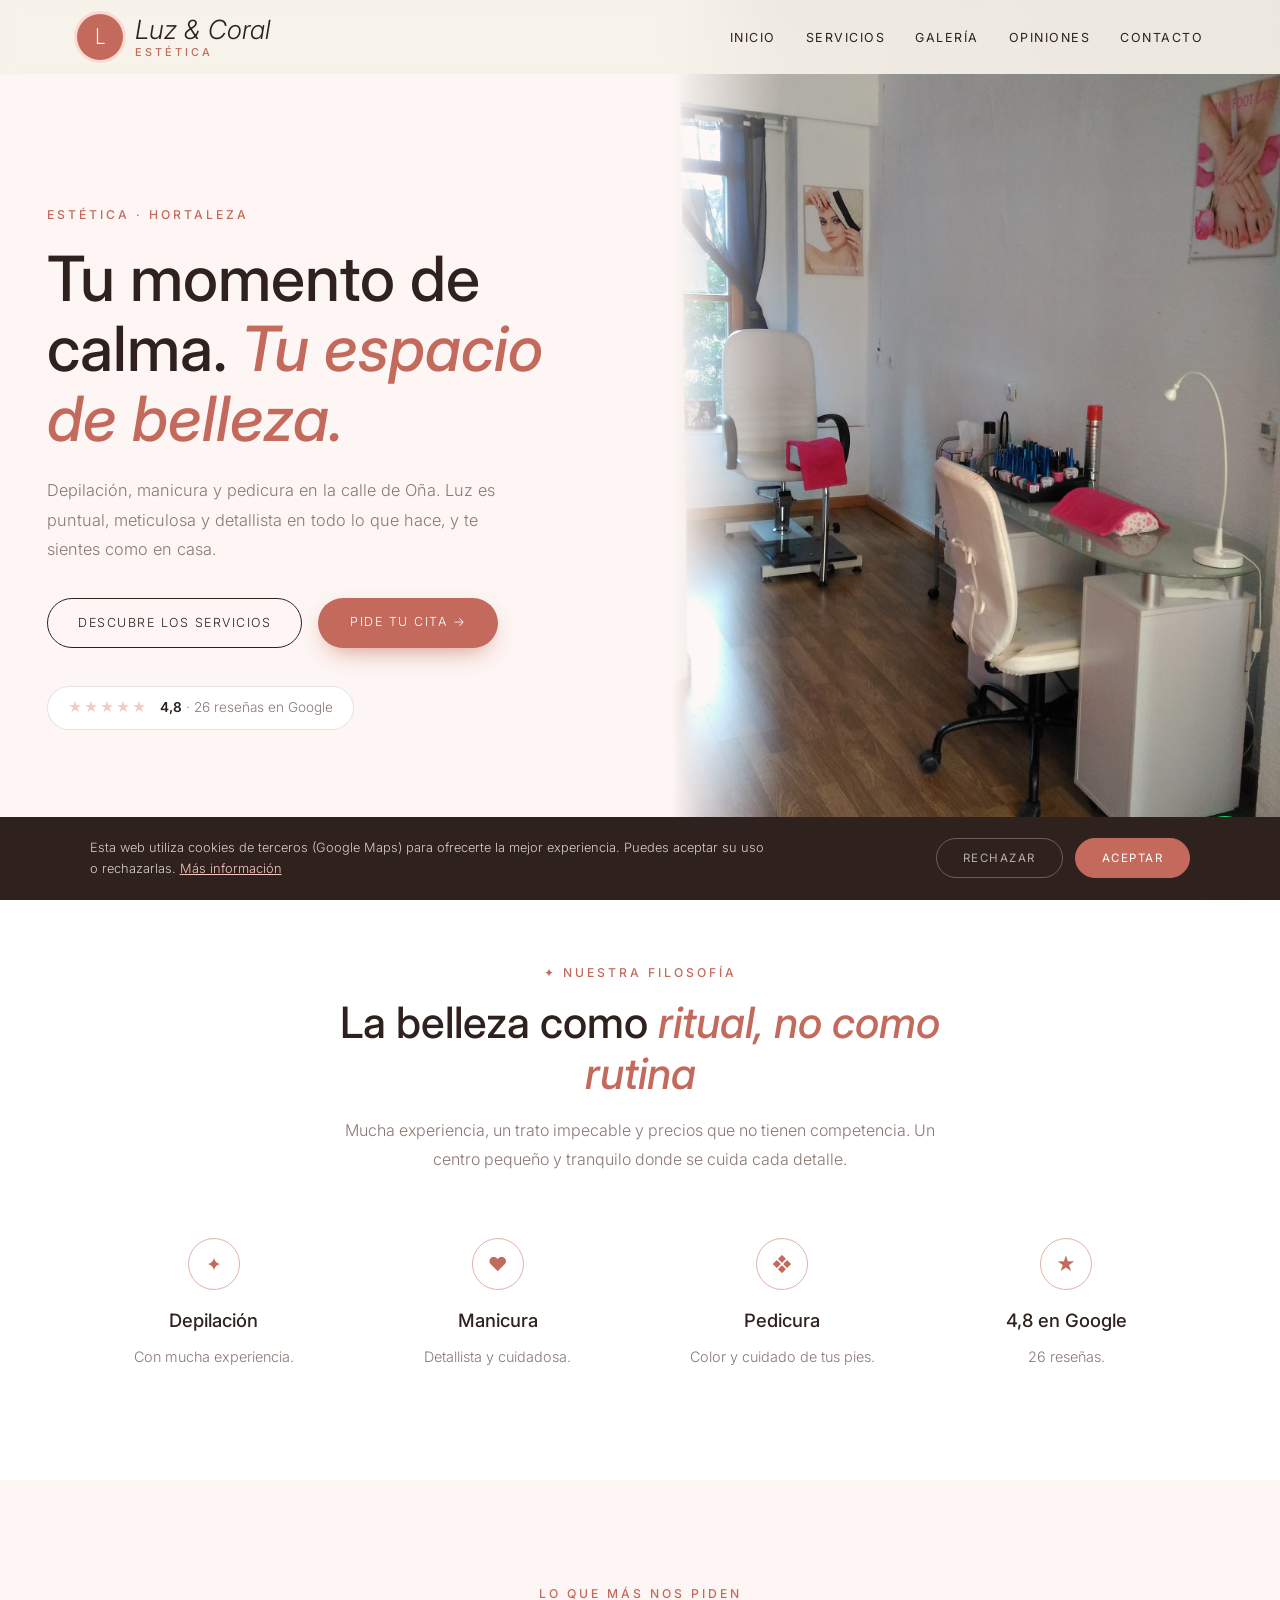
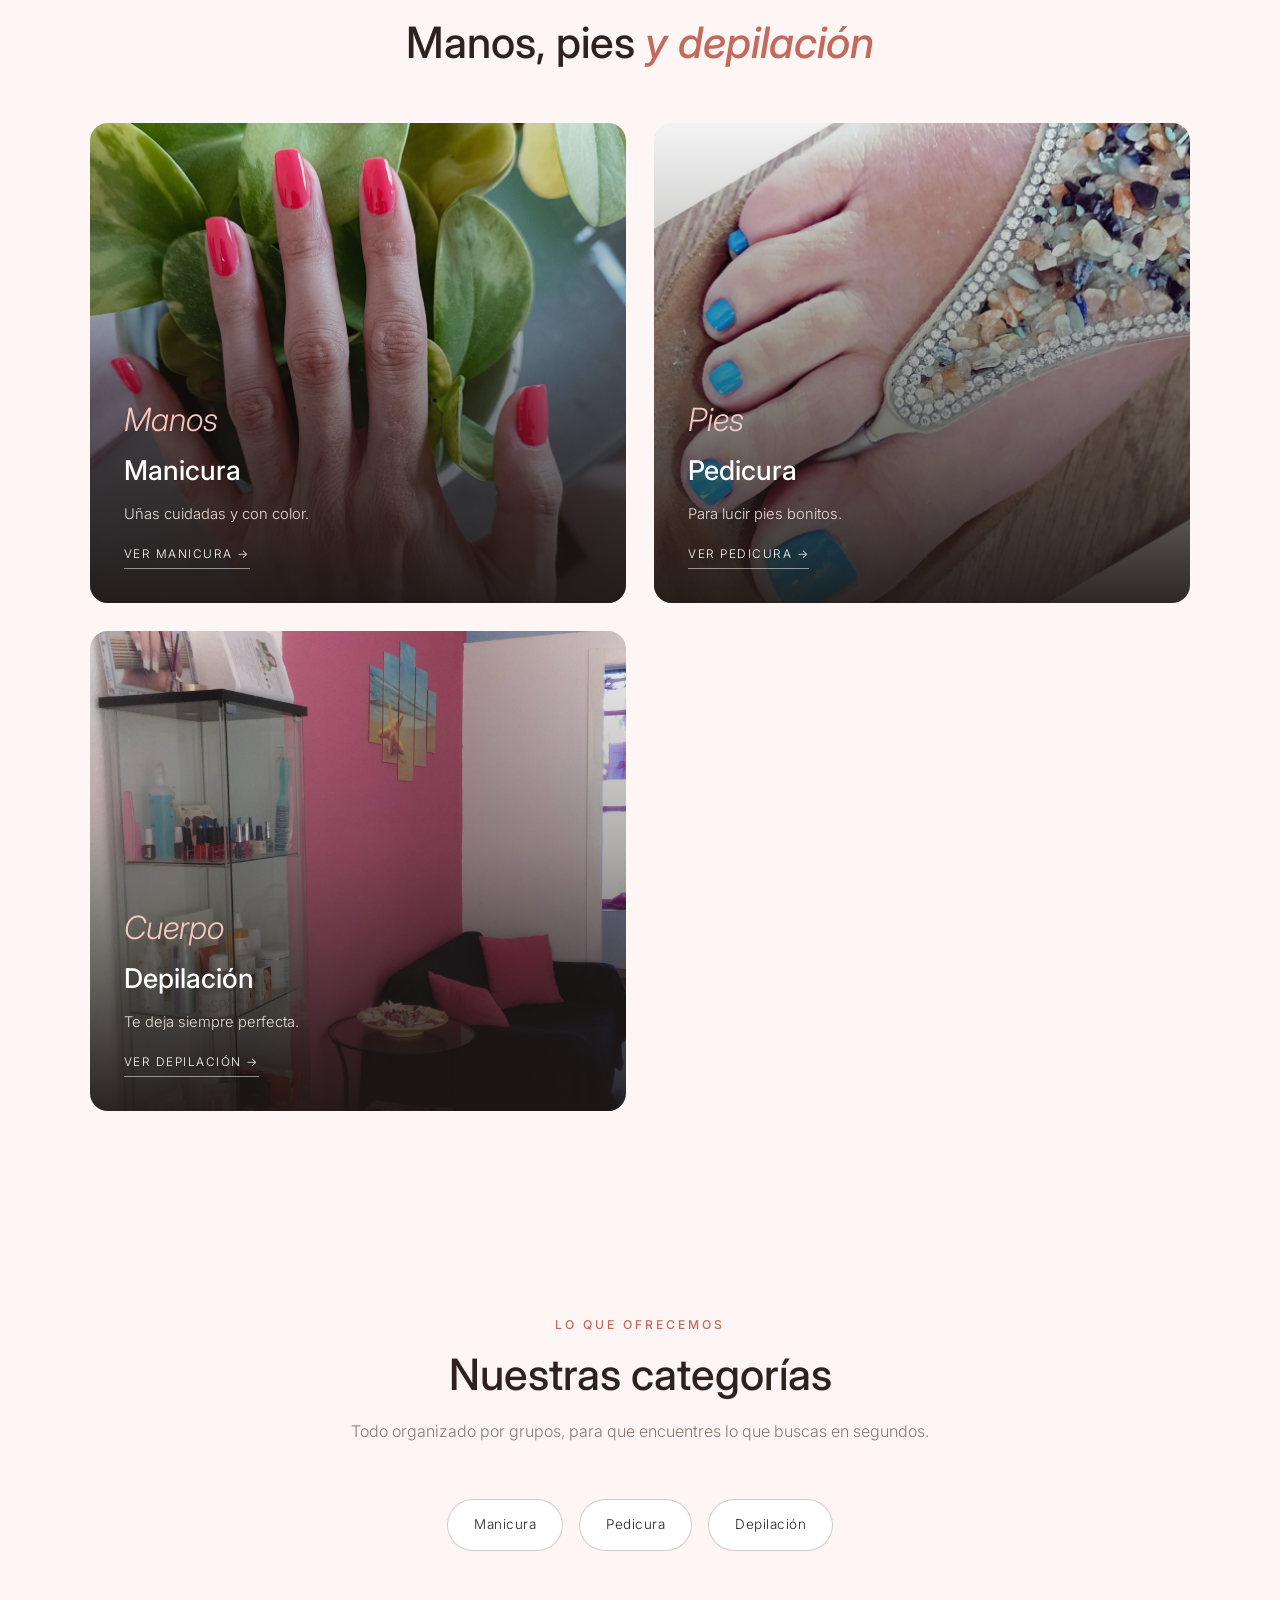
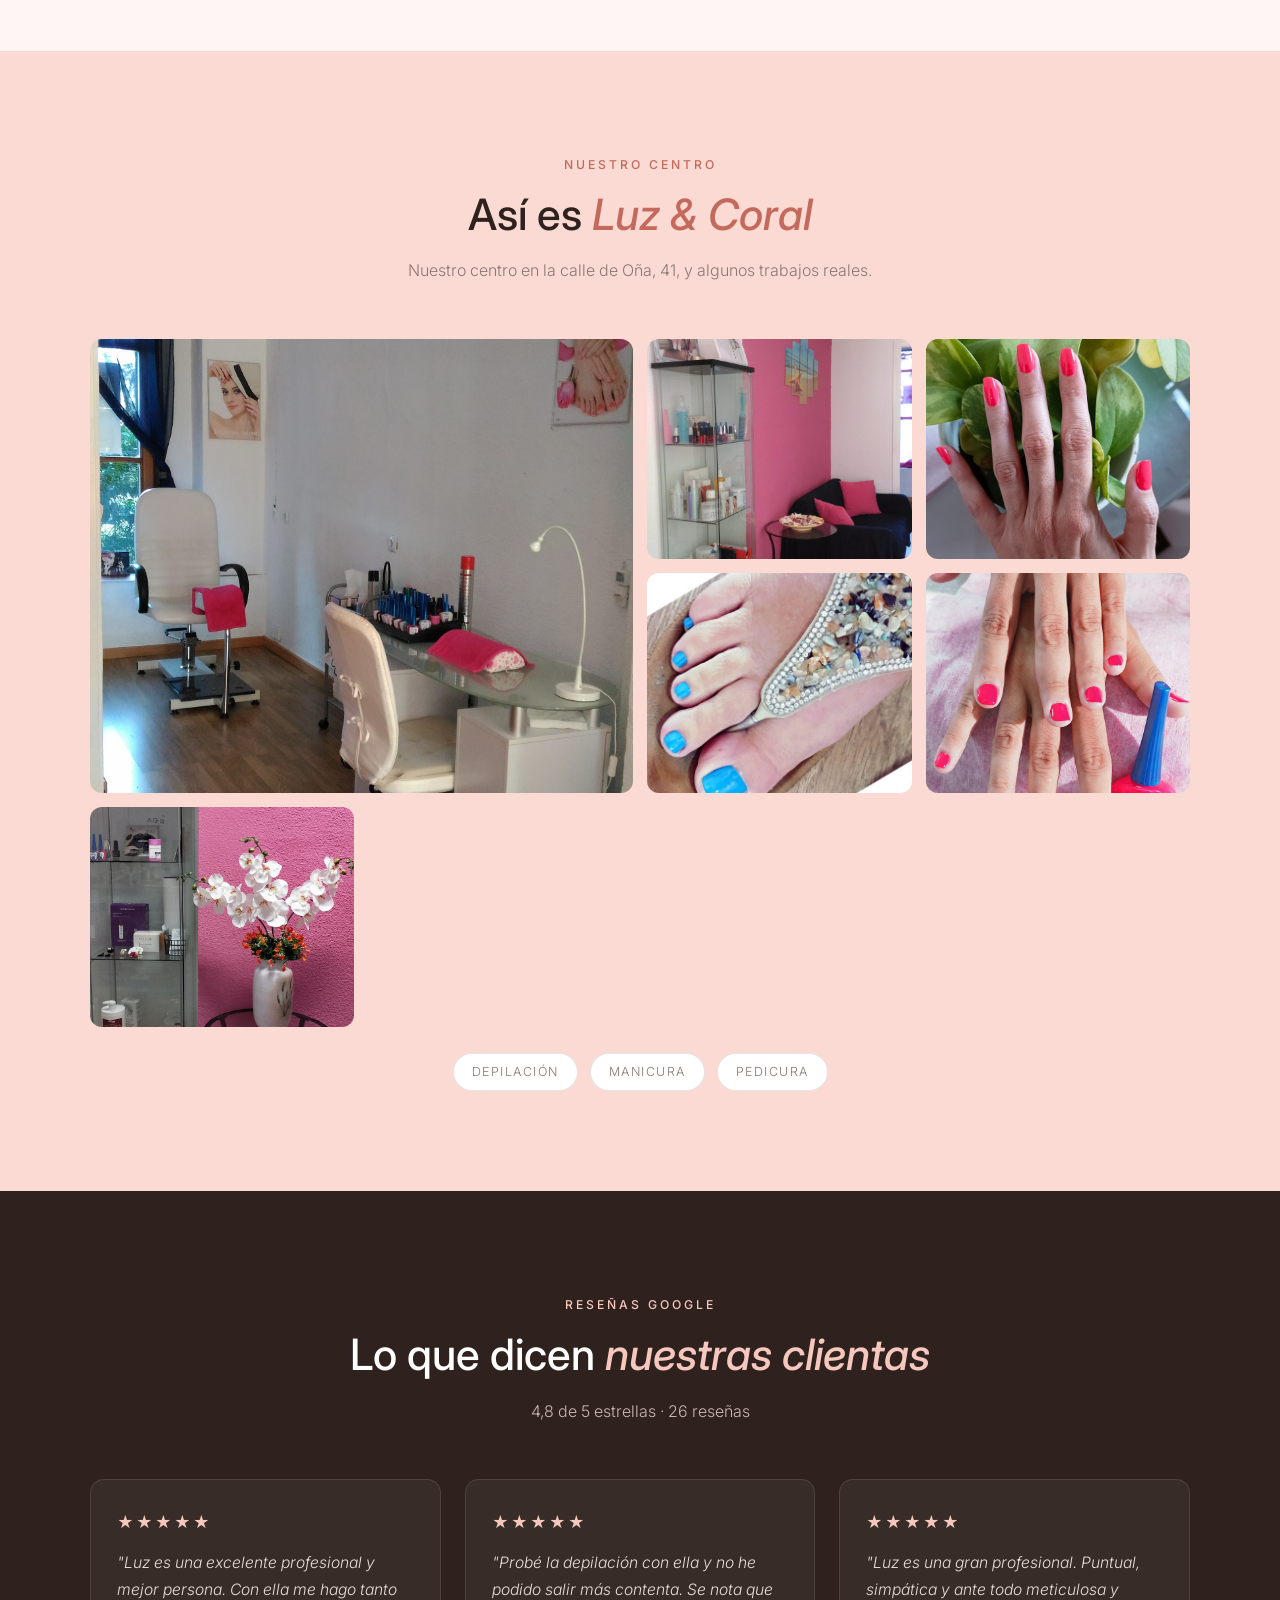
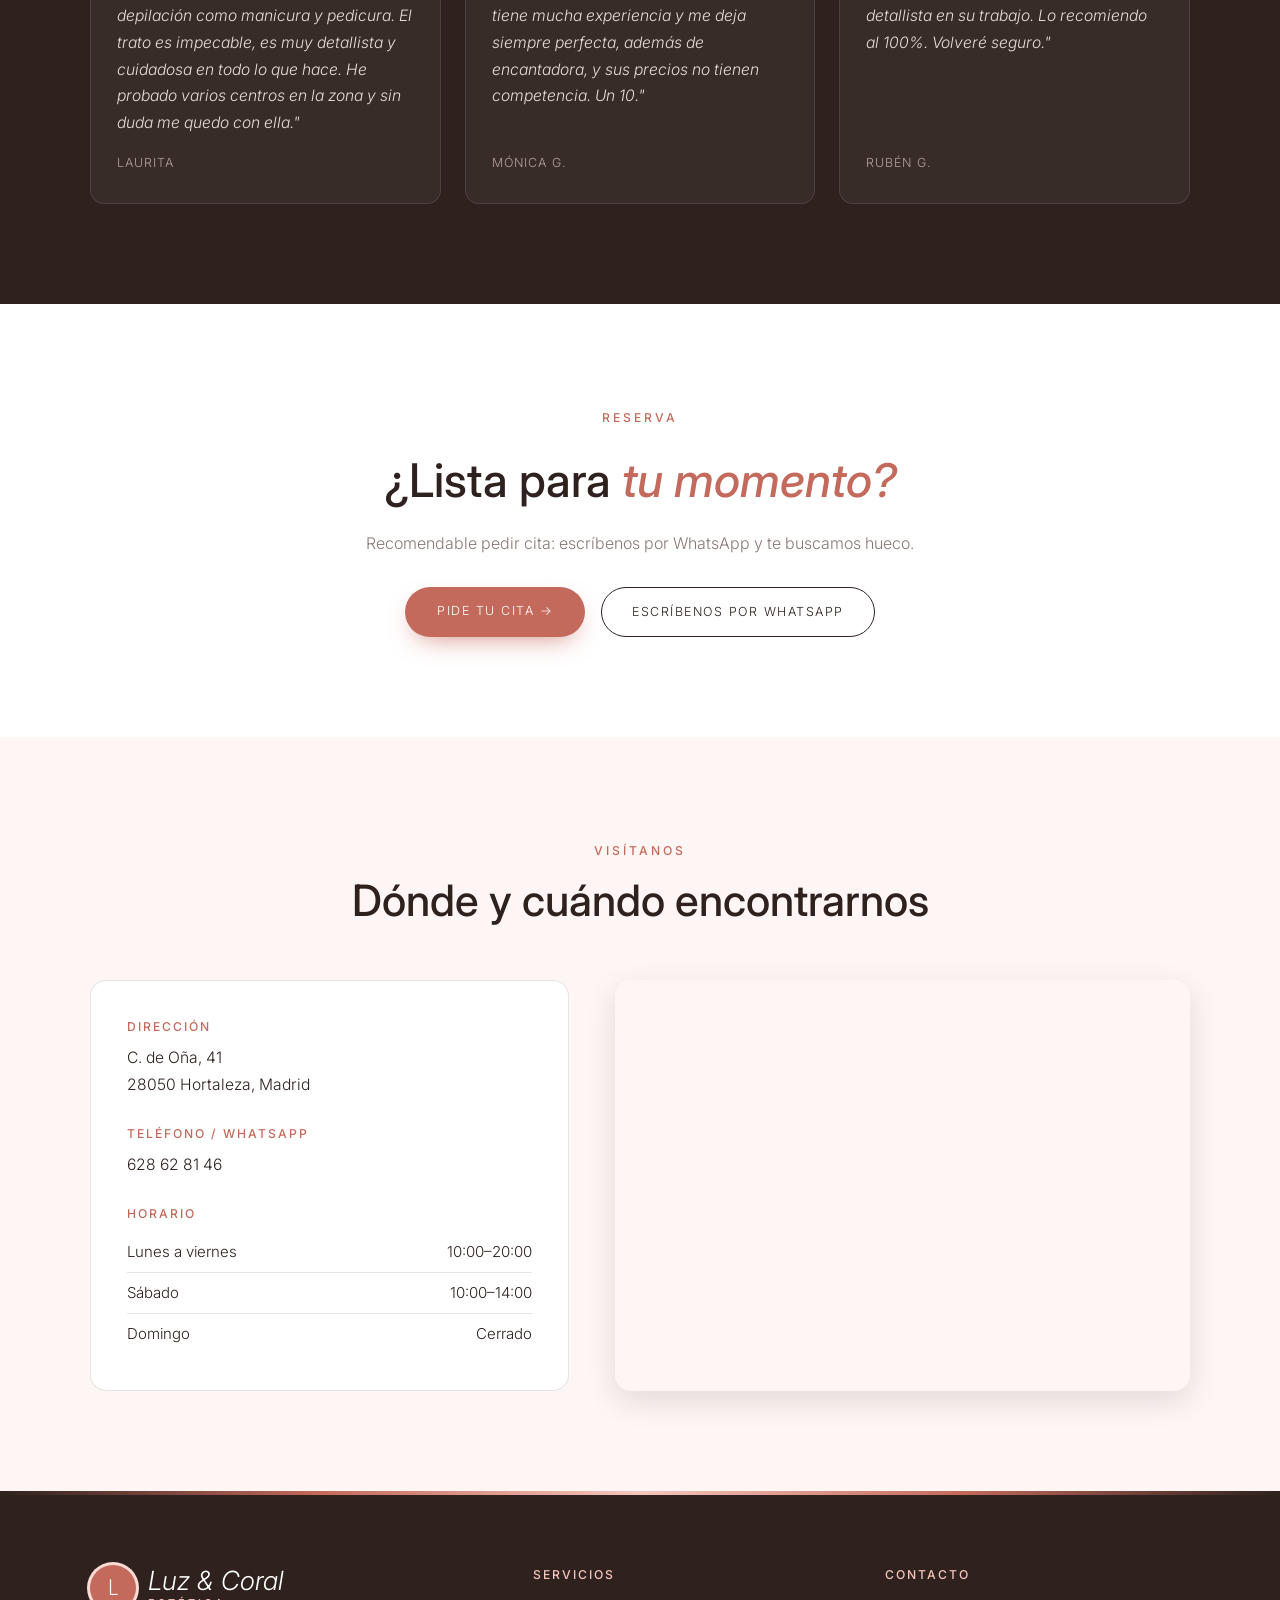
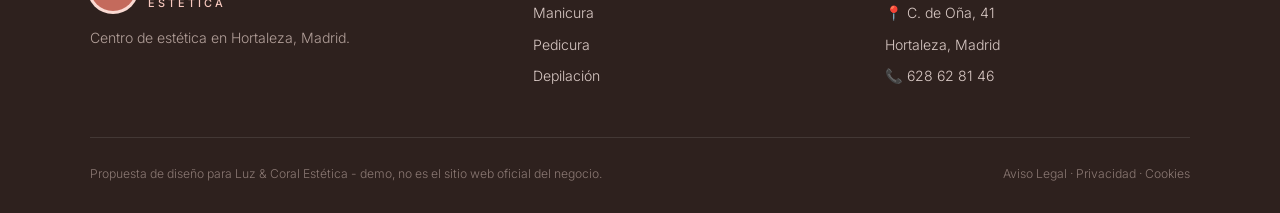
<file: index.html>
<!DOCTYPE html>
<html lang="es">
<head>
<meta charset="UTF-8">
<meta name="viewport" content="width=device-width, initial-scale=1.0">
<title>Luz & Coral Estética — Depilación, manicura y pedicura en Hortaleza</title>
<meta name="description" content="Luz & Coral Estética, centro de estética en C. de Oña 41, Hortaleza (Madrid). Depilación, manicura y pedicura con Luz, detallista y cuidadosa, a muy buen precio. 4,8★ con 26 reseñas en Google.">
<meta name="theme-color" content="#2e211e">
<meta property="og:title" content="Luz & Coral Estética · Hortaleza">
<meta property="og:image" content="maps_08.jpg">

<link rel="preconnect" href="https://fonts.googleapis.com"><link rel="preconnect" href="https://fonts.gstatic.com" crossorigin><link href="https://fonts.googleapis.com/css2?family=Jost:wght@400;500&family=Inter:wght@300;400;500;600&display=swap" rel="stylesheet">
<link rel="stylesheet" href="styles.css">
</head>
<body>

<header id="header">
  <a href="index.html" class="logo" aria-label="Luz & Coral Estética, inicio"><span class="logo-mark">L</span><span class="logo-text"><span class="script">Luz &amp; Coral</span><small>estética</small></span></a>
  <nav id="nav" aria-label="Navegación principal"><ul><li><a href="index.html#inicio">Inicio</a></li><li><a href="servicios.html">Servicios</a></li><li><a href="index.html#galeria">Galería</a></li><li><a href="index.html#opiniones">Opiniones</a></li><li><a href="index.html#contacto">Contacto</a></li></ul></nav><button class="nav-toggle" id="navToggle" aria-label="Abrir menú">☰</button>
</header>

<section class="hero" id="inicio">
  <div class="hero-text">
    <span class="eyebrow">Estética · Hortaleza</span>
    <h1>Tu momento de calma. <em>Tu espacio de belleza.</em></h1>
    <p>Depilación, manicura y pedicura en la calle de Oña. Luz es puntual, meticulosa y detallista en todo lo que hace, y te sientes como en casa.</p>
    <div class="hero-ctas">
      <a href="servicios.html" class="btn-outline">Descubre los servicios</a>
      <a href="https://wa.me/34628628146?text=Hola%2C%20quiero%20pedir%20cita%20en%20Luz%20%26%20Coral%20Est%C3%A9tica" class="btn-solid" target="_blank" rel="noopener">Pide tu cita →</a>
    </div>
    <a class="hero-rating" href="https://www.google.com/maps/search/?api=1&query=Luz+%26+Coral+Est%C3%A9tica,+Calle+de+O%C3%B1a+41,+Madrid" target="_blank" rel="noopener"><span class="stars">★★★★★</span><span><strong>4,8</strong> · 26 reseñas en Google</span></a>
  </div>
  <div class="hero-img"><img src="maps_08.jpg" alt="Cabina de Luz & Coral Estética en Hortaleza" style="object-position:center 55%;"></div>
</section>

<section class="trust">
  <div class="section-head">
    <span class="eyebrow">✦ Nuestra filosofía</span>
    <h2>La belleza como <em>ritual, no como rutina</em></h2>
    <p>Mucha experiencia, un trato impecable y precios que no tienen competencia. Un centro pequeño y tranquilo donde se cuida cada detalle.</p>
  </div>
  <div class="trust-grid">
    <div class="trust-card"><span class="trust-ic">✦</span><h3>Depilación</h3><p>Con mucha experiencia.</p></div>
    <div class="trust-card"><span class="trust-ic">♥</span><h3>Manicura</h3><p>Detallista y cuidadosa.</p></div>
    <div class="trust-card"><span class="trust-ic">❖</span><h3>Pedicura</h3><p>Color y cuidado de tus pies.</p></div>
    <div class="trust-card"><span class="trust-ic">★</span><h3>4,8 en Google</h3><p>26 reseñas.</p></div>
  </div>
</section>

<section class="worlds">
  <div class="section-head">
    <span class="eyebrow">Lo que más nos piden</span>
    <h2>Manos, pies <em>y depilación</em></h2>
  </div>
  <div class="worlds-grid">
    <a href="servicios.html#unas" class="world-card"><img src="maps_04.jpg" alt="Manicura"><div class="world-text"><span class="script">Manos</span><h3>Manicura</h3><p>Uñas cuidadas y con color.</p><span class="world-link">Ver manicura →</span></div></a>
    <a href="servicios.html#pies" class="world-card"><img src="maps_02.jpg" alt="Pedicura"><div class="world-text"><span class="script">Pies</span><h3>Pedicura</h3><p>Para lucir pies bonitos.</p><span class="world-link">Ver pedicura →</span></div></a>
    <a href="servicios.html#depilacion" class="world-card"><img src="maps_05.jpg" alt="Depilación"><div class="world-text"><span class="script">Cuerpo</span><h3>Depilación</h3><p>Te deja siempre perfecta.</p><span class="world-link">Ver depilación →</span></div></a>
  </div>
</section>

<section>
  <div class="section-head">
    <span class="eyebrow">Lo que ofrecemos</span>
    <h2>Nuestras categorías</h2>
    <p>Todo organizado por grupos, para que encuentres lo que buscas en segundos.</p>
  </div>
  <div class="cat-pills">
    <a href="servicios.html#unas" class="cat-pill">Manicura</a>
    <a href="servicios.html#pies" class="cat-pill">Pedicura</a>
    <a href="servicios.html#depilacion" class="cat-pill">Depilación</a>
  </div>
</section>

<section class="gallery-wrap" id="galeria">
  <div class="section-head">
    <span class="eyebrow">Nuestro centro</span>
    <h2>Así es <em>Luz &amp; Coral</em></h2>
    <p>Nuestro centro en la calle de Oña, 41, y algunos trabajos reales.</p>
  </div>
  <div class="gallery">
    <figure class="big"><img src="maps_08.jpg" alt="Cabina de manicura de Luz & Coral Estética" loading="lazy"></figure>
    <figure><img src="maps_05.jpg" alt="Zona de espera" loading="lazy"></figure>
    <figure><img src="maps_04.jpg" alt="Manicura en coral" loading="lazy"></figure>
    <figure><img src="maps_02.jpg" alt="Pedicura en azul" loading="lazy"></figure>
    <figure><img src="maps_06.jpg" alt="Manicura en rosa" loading="lazy"></figure>
    <figure><img src="maps_10.jpg" alt="Rincón de nuestro centro" loading="lazy"></figure>
  </div>
  <div class="brands"><span>Depilación</span><span>Manicura</span><span>Pedicura</span></div>
</section>

<section class="reviews-wrap" id="opiniones">
  <div class="section-head">
    <span class="eyebrow">Reseñas Google</span>
    <h2>Lo que dicen <em>nuestras clientas</em></h2>
    <p>4,8 de 5 estrellas · 26 reseñas</p>
  </div>
  <div class="review-grid">
    <div class="review-card"><div class="stars">★★★★★</div><p>"Luz es una excelente profesional y mejor persona. Con ella me hago tanto depilación como manicura y pedicura. El trato es impecable, es muy detallista y cuidadosa en todo lo que hace. He probado varios centros en la zona y sin duda me quedo con ella."</p><cite>Laurita</cite></div>
    <div class="review-card"><div class="stars">★★★★★</div><p>"Probé la depilación con ella y no he podido salir más contenta. Se nota que tiene mucha experiencia y me deja siempre perfecta, además de encantadora, y sus precios no tienen competencia. Un 10."</p><cite>Mónica G.</cite></div>
    <div class="review-card"><div class="stars">★★★★★</div><p>"Luz es una gran profesional. Puntual, simpática y ante todo meticulosa y detallista en su trabajo. Lo recomiendo al 100%. Volveré seguro."</p><cite>Rubén G.</cite></div>
  </div>
</section>

<section class="cta-section">
  <span class="eyebrow">Reserva</span>
  <h2>¿Lista para <em>tu momento?</em></h2>
  <p>Recomendable pedir cita: escríbenos por WhatsApp y te buscamos hueco.</p>
  <div class="cta-row">
    <a href="https://wa.me/34628628146?text=Hola%2C%20quiero%20pedir%20cita%20en%20Luz%20%26%20Coral%20Est%C3%A9tica" class="btn-solid" target="_blank" rel="noopener">Pide tu cita →</a>
    <a href="https://wa.me/34628628146?text=Hola%2C%20quiero%20pedir%20cita%20en%20Luz%20%26%20Coral%20Est%C3%A9tica" class="btn-outline" target="_blank" rel="noopener">Escríbenos por WhatsApp</a>
  </div>
</section>

<section class="contact-section" id="contacto">
  <div class="section-head">
    <span class="eyebrow">Visítanos</span>
    <h2>Dónde y cuándo encontrarnos</h2>
  </div>
  <div class="contact-grid">
    <div class="contact-info">
      <div class="contact-block"><h3>Dirección</h3><p>C. de Oña, 41<br>28050 Hortaleza, Madrid</p></div>
      <div class="contact-block"><h3>Teléfono / WhatsApp</h3><p><a href="tel:+34628628146">628 62 81 46</a></p></div>
      <div class="contact-block"><h3>Horario</h3><ul class="hours-list"><li><span>Lunes a viernes</span><span>10:00–20:00</span></li><li><span>Sábado</span><span>10:00–14:00</span></li><li><span>Domingo</span><span>Cerrado</span></li></ul></div>
      
    </div>
    <div class="contact-map">
      <iframe title="Mapa de Luz & Coral Estética" src="https://www.google.com/maps?q=Luz+%26+Coral+Est%C3%A9tica,+Calle+de+O%C3%B1a+41,+Madrid&output=embed" width="100%" height="100%" style="border:0;" allowfullscreen="" loading="lazy" referrerpolicy="no-referrer-when-downgrade"></iframe>
    </div>
  </div>
</section>

<footer>
  <div class="footer-grid">
    <div class="footer-brand">
      <a href="index.html" class="logo light"><span class="logo-mark">L</span><span class="logo-text"><span class="script">Luz &amp; Coral</span><small>estética</small></span></a>
      <p>Centro de estética en Hortaleza, Madrid.</p>
    </div>
    <div><h4>Servicios</h4><ul><li><a href="servicios.html#unas">Manicura</a></li><li><a href="servicios.html#pies">Pedicura</a></li><li><a href="servicios.html#depilacion">Depilación</a></li></ul></div>
    <div><h4>Contacto</h4><ul><li>📍 C. de Oña, 41</li><li>Hortaleza, Madrid</li><li>📞 <a href="tel:+34628628146">628 62 81 46</a></li></ul></div>
  </div>
  <div class="footer-bottom">
    <span>Propuesta de diseño para Luz & Coral Estética - demo, no es el sitio web oficial del negocio.</span>
    <span><a href="aviso-legal.html">Aviso Legal</a> &middot; <a href="politica-privacidad.html">Privacidad</a> &middot; <a href="politica-cookies.html">Cookies</a></span>
  </div>
</footer>

<div id="cookie-banner" class="cookie-banner"><p>Esta web utiliza cookies de terceros (Google Maps) para ofrecerte la mejor experiencia. Puedes aceptar su uso o rechazarlas. <a href="politica-cookies.html">Más información</a></p><div class="cookie-actions"><button onclick="setCookieChoice('rejected')" class="ck-reject">Rechazar</button><button onclick="setCookieChoice('accepted')" class="ck-accept">Aceptar</button></div></div>
<div class="social-fabs"><a class="wa-fab" href="https://wa.me/34628628146?text=Hola%2C%20quiero%20pedir%20cita%20en%20Luz%20%26%20Coral%20Est%C3%A9tica" target="_blank" rel="noopener" aria-label="Escribir por WhatsApp"><svg width="28" height="28" viewBox="0 0 24 24" fill="white"><path d="M17.5 14.4c-.3-.1-1.8-.9-2-1s-.5-.1-.7.1-.8 1-.9 1.2-.3.2-.6.1a8.2 8.2 0 0 1-2.4-1.5 9 9 0 0 1-1.7-2.1c-.2-.3 0-.5.1-.6l.4-.5.3-.5v-.5l-.9-2.2c-.2-.6-.5-.5-.7-.5h-.6a1.1 1.1 0 0 0-.8.4 3.4 3.4 0 0 0-1 2.5 5.9 5.9 0 0 0 1.2 3.1 13.5 13.5 0 0 0 5.2 4.6c2.6 1 2.6.7 3.1.6a2.6 2.6 0 0 0 1.7-1.2 2.1 2.1 0 0 0 .2-1.2c-.1-.1-.3-.2-.6-.3ZM12 21.8a9.8 9.8 0 0 1-5-1.4l-.4-.2-3.7 1 1-3.6-.2-.4A9.8 9.8 0 1 1 12 21.8Zm8.4-18.3A11.8 11.8 0 0 0 1.8 17.7L.2 23.8l6.3-1.6a11.8 11.8 0 0 0 5.6 1.4A11.8 11.8 0 0 0 20.4 3.5Z"/></svg></a></div>
<script src="main.js"></script>
</body>
</html>
</file>
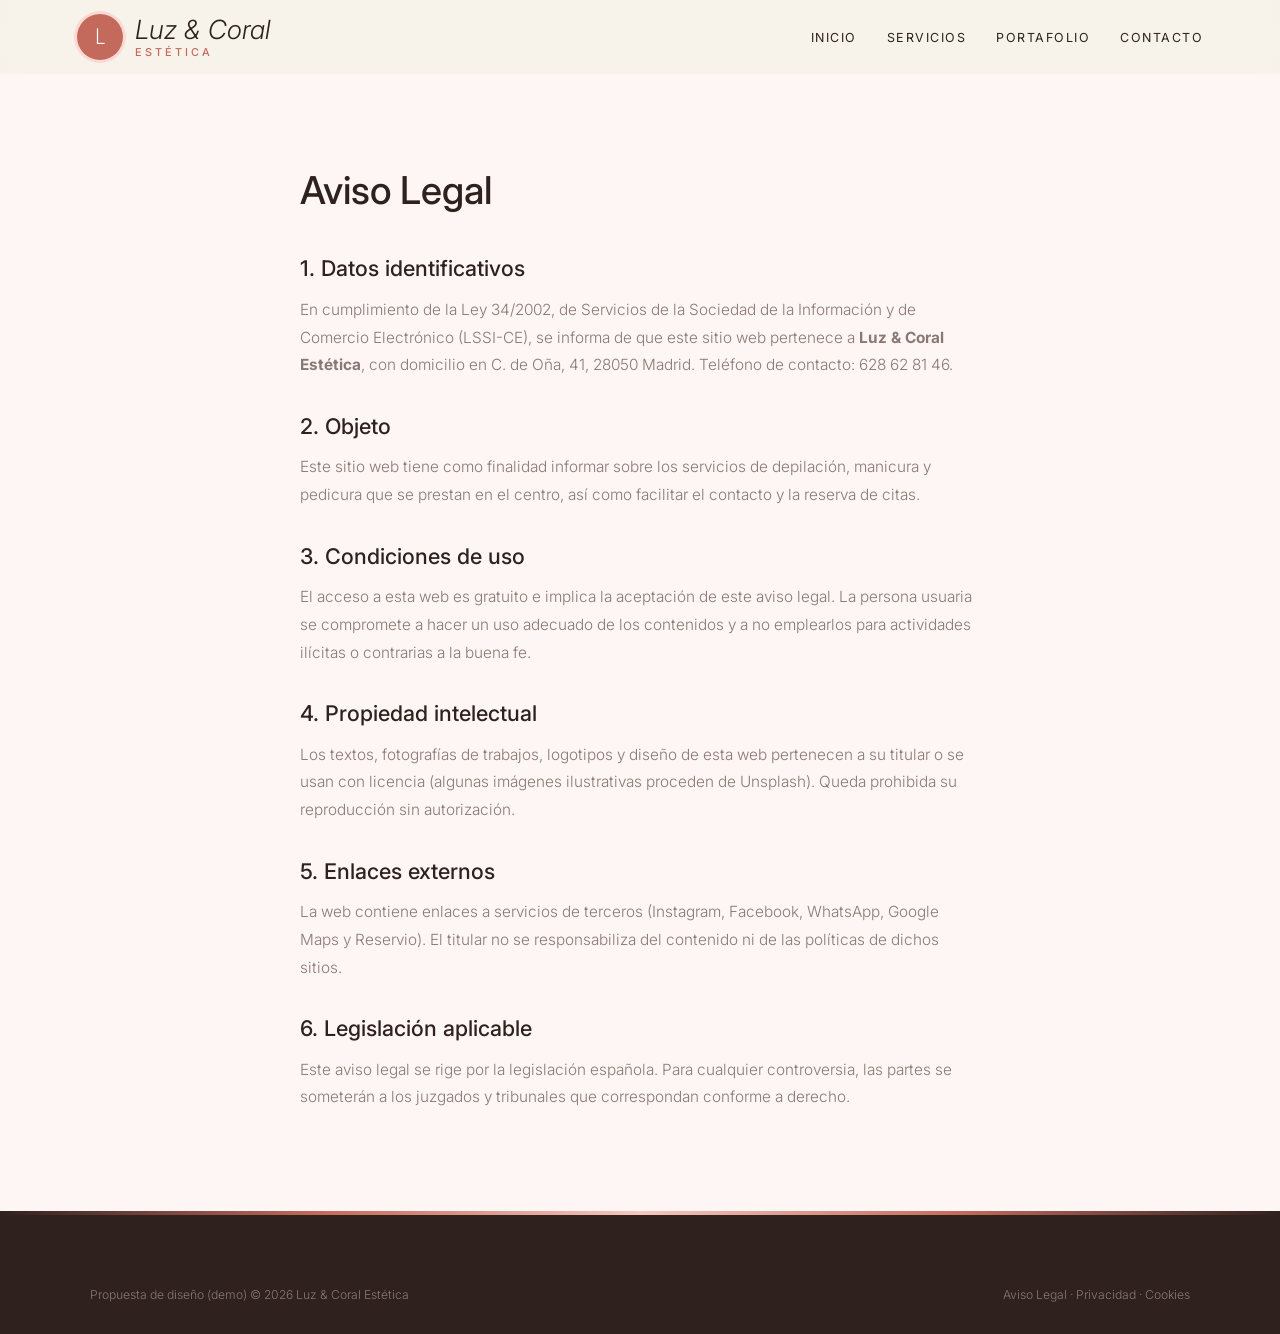
<file: aviso-legal.html>
<!DOCTYPE html>
<html lang="es">
<head>
<meta charset="UTF-8">
<meta name="viewport" content="width=device-width, initial-scale=1.0">
<title>Aviso Legal — Luz & Coral Estética</title>
<meta name="robots" content="noindex">

<link rel="preconnect" href="https://fonts.googleapis.com">
<link href="https://fonts.googleapis.com/css2?family=Jost:wght@400;500&family=Inter:wght@300;400;500;600&display=swap" rel="stylesheet">
<link rel="stylesheet" href="styles.css">
</head>
<body>
<header id="header" class="scrolled">
  <a href="index.html" class="logo" aria-label="Luz & Coral Estética, inicio">
    <span class="logo-mark">L</span>
    <span class="logo-text"><span class="script">Luz &amp; Coral</span><small>estética</small></span>
  </a>
  <nav id="nav" aria-label="Navegación principal">
    <ul>
      <li><a href="index.html#inicio">Inicio</a></li>
      <li><a href="servicios.html">Servicios</a></li>
      <li><a href="portafolio.html">Portafolio</a></li>
      <li><a href="index.html#contacto">Contacto</a></li>
    </ul>
  </nav>
  <button class="nav-toggle" id="navToggle" aria-label="Abrir menú">☰</button>
</header>
<main class="legal"><h1>Aviso Legal</h1>
<h2>1. Datos identificativos</h2>
<p>En cumplimiento de la Ley 34/2002, de Servicios de la Sociedad de la Información y de Comercio Electrónico (LSSI-CE), se informa de que este sitio web pertenece a <strong>Luz & Coral Estética</strong>, con domicilio en C. de Oña, 41, 28050 Madrid. Teléfono de contacto: 628 62 81 46.</p>
<h2>2. Objeto</h2>
<p>Este sitio web tiene como finalidad informar sobre los servicios de depilación, manicura y pedicura que se prestan en el centro, así como facilitar el contacto y la reserva de citas.</p>
<h2>3. Condiciones de uso</h2>
<p>El acceso a esta web es gratuito e implica la aceptación de este aviso legal. La persona usuaria se compromete a hacer un uso adecuado de los contenidos y a no emplearlos para actividades ilícitas o contrarias a la buena fe.</p>
<h2>4. Propiedad intelectual</h2>
<p>Los textos, fotografías de trabajos, logotipos y diseño de esta web pertenecen a su titular o se usan con licencia (algunas imágenes ilustrativas proceden de Unsplash). Queda prohibida su reproducción sin autorización.</p>
<h2>5. Enlaces externos</h2>
<p>La web contiene enlaces a servicios de terceros (Instagram, Facebook, WhatsApp, Google Maps y Reservio). El titular no se responsabiliza del contenido ni de las políticas de dichos sitios.</p>
<h2>6. Legislación aplicable</h2>
<p>Este aviso legal se rige por la legislación española. Para cualquier controversia, las partes se someterán a los juzgados y tribunales que correspondan conforme a derecho.</p></main>
<footer>
  <div class="footer-bottom" style="margin-top:0">
    <span>Propuesta de diseño (demo) © 2026 Luz & Coral Estética</span>
    <span><a href="aviso-legal.html">Aviso Legal</a> &middot; <a href="politica-privacidad.html">Privacidad</a> &middot; <a href="politica-cookies.html">Cookies</a></span>
  </div>
</footer>
<script src="main.js"></script>
</body>
</html>
</file>
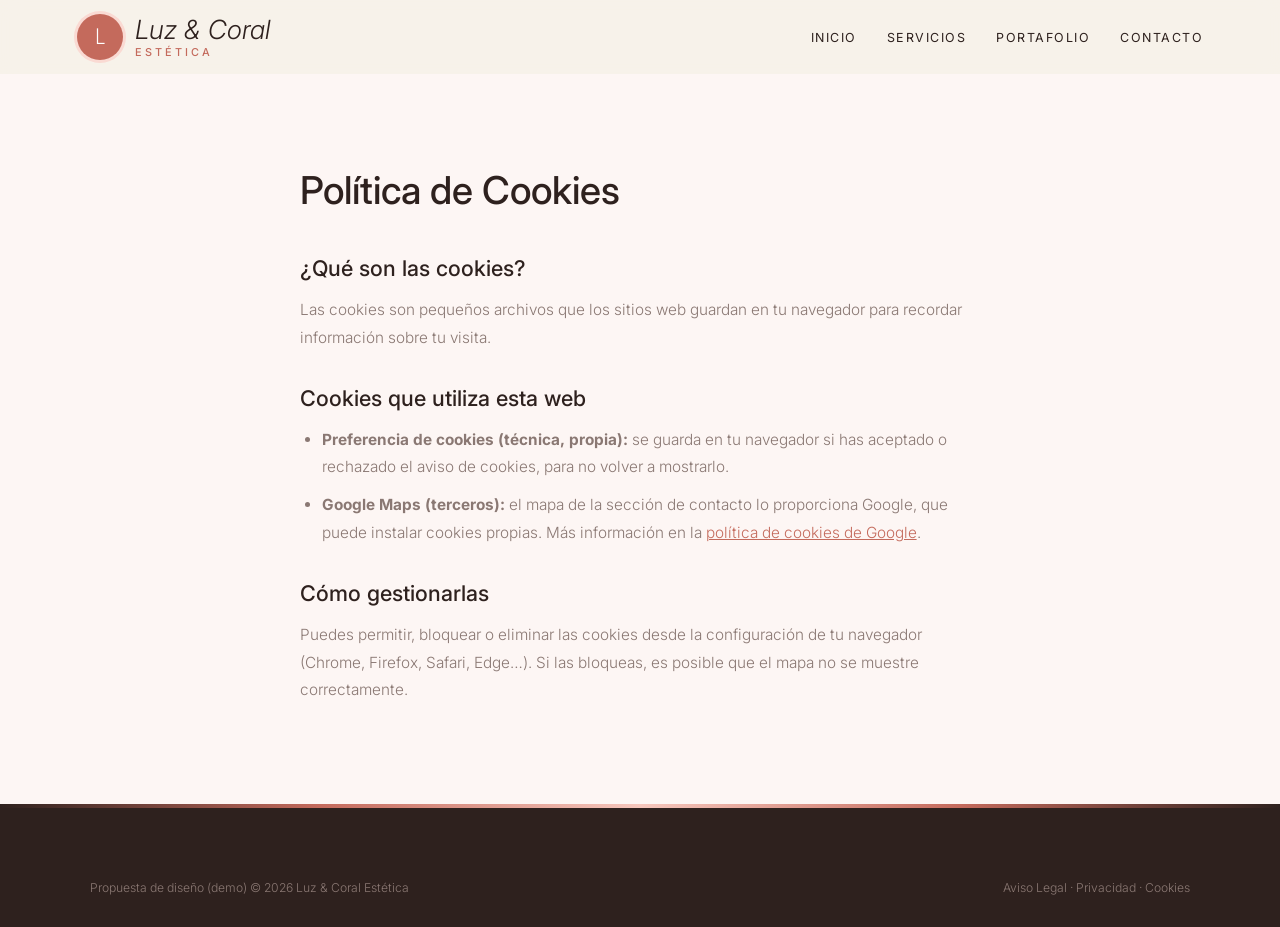
<file: politica-cookies.html>
<!DOCTYPE html>
<html lang="es">
<head>
<meta charset="UTF-8">
<meta name="viewport" content="width=device-width, initial-scale=1.0">
<title>Política de Cookies — Luz & Coral Estética</title>
<meta name="robots" content="noindex">

<link rel="preconnect" href="https://fonts.googleapis.com">
<link href="https://fonts.googleapis.com/css2?family=Jost:wght@400;500&family=Inter:wght@300;400;500;600&display=swap" rel="stylesheet">
<link rel="stylesheet" href="styles.css">
</head>
<body>
<header id="header" class="scrolled">
  <a href="index.html" class="logo" aria-label="Luz & Coral Estética, inicio">
    <span class="logo-mark">L</span>
    <span class="logo-text"><span class="script">Luz &amp; Coral</span><small>estética</small></span>
  </a>
  <nav id="nav" aria-label="Navegación principal">
    <ul>
      <li><a href="index.html#inicio">Inicio</a></li>
      <li><a href="servicios.html">Servicios</a></li>
      <li><a href="portafolio.html">Portafolio</a></li>
      <li><a href="index.html#contacto">Contacto</a></li>
    </ul>
  </nav>
  <button class="nav-toggle" id="navToggle" aria-label="Abrir menú">☰</button>
</header>
<main class="legal"><h1>Política de Cookies</h1>
<h2>¿Qué son las cookies?</h2>
<p>Las cookies son pequeños archivos que los sitios web guardan en tu navegador para recordar información sobre tu visita.</p>
<h2>Cookies que utiliza esta web</h2>
<ul>
<li><strong>Preferencia de cookies (técnica, propia):</strong> se guarda en tu navegador si has aceptado o rechazado el aviso de cookies, para no volver a mostrarlo.</li>
<li><strong>Google Maps (terceros):</strong> el mapa de la sección de contacto lo proporciona Google, que puede instalar cookies propias. Más información en la <a href="https://policies.google.com/technologies/cookies" target="_blank" rel="noopener">política de cookies de Google</a>.</li>
</ul>
<h2>Cómo gestionarlas</h2>
<p>Puedes permitir, bloquear o eliminar las cookies desde la configuración de tu navegador (Chrome, Firefox, Safari, Edge…). Si las bloqueas, es posible que el mapa no se muestre correctamente.</p></main>
<footer>
  <div class="footer-bottom" style="margin-top:0">
    <span>Propuesta de diseño (demo) © 2026 Luz & Coral Estética</span>
    <span><a href="aviso-legal.html">Aviso Legal</a> &middot; <a href="politica-privacidad.html">Privacidad</a> &middot; <a href="politica-cookies.html">Cookies</a></span>
  </div>
</footer>
<script src="main.js"></script>
</body>
</html>
</file>
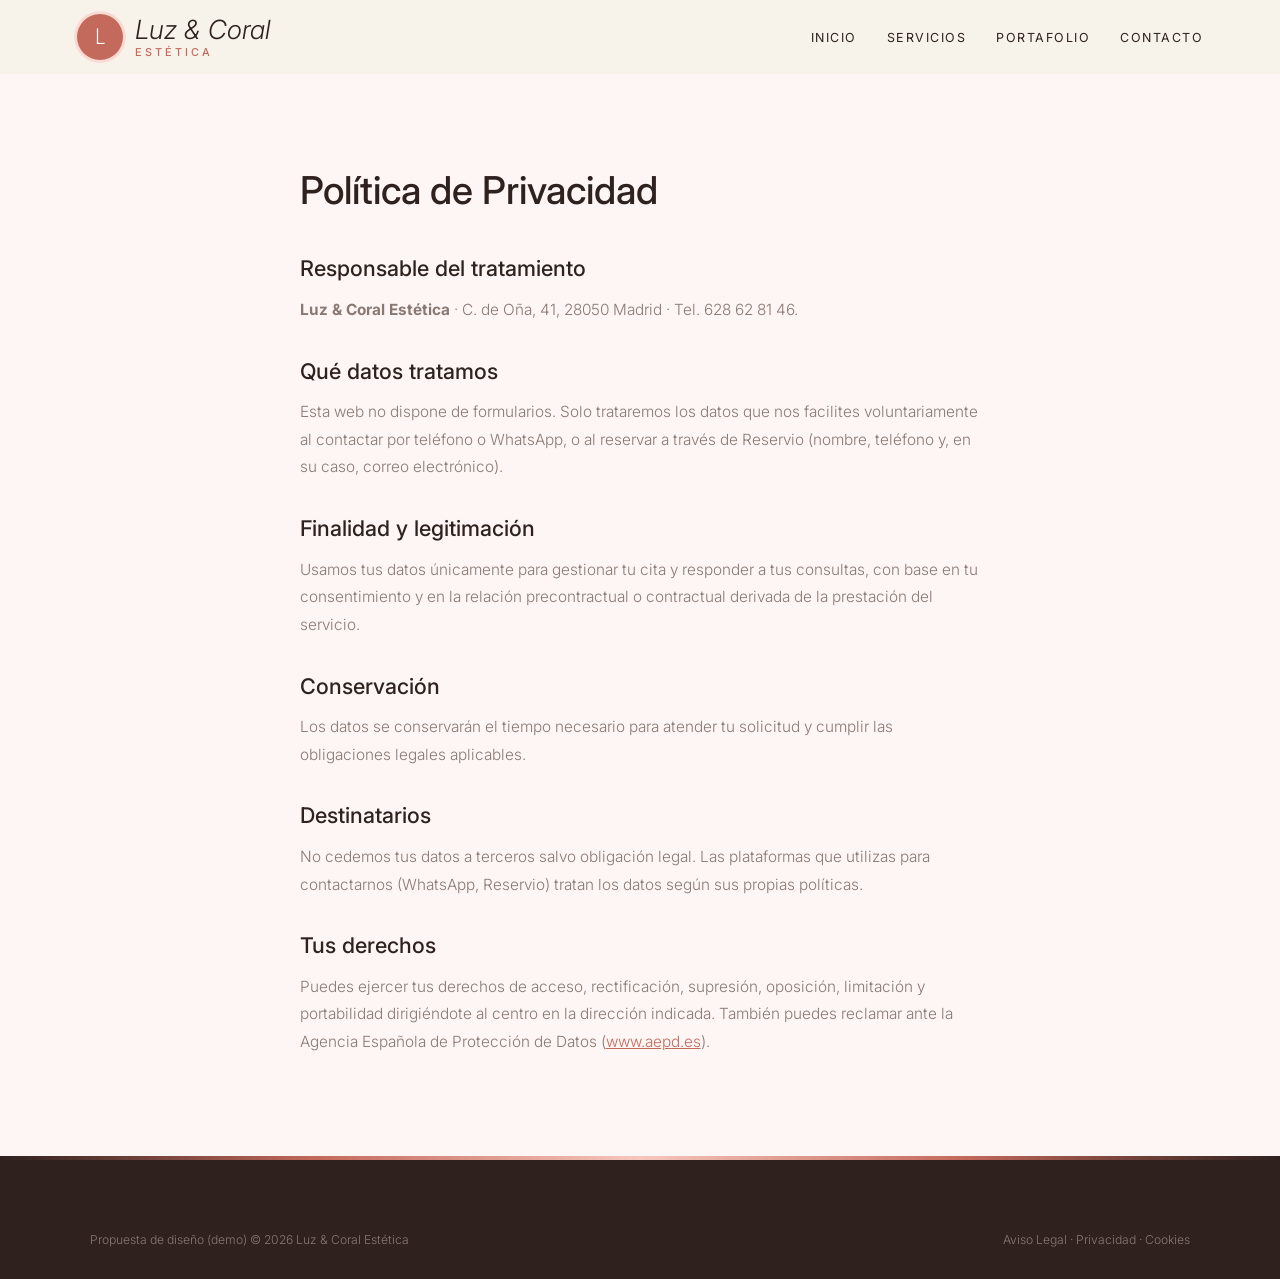
<file: politica-privacidad.html>
<!DOCTYPE html>
<html lang="es">
<head>
<meta charset="UTF-8">
<meta name="viewport" content="width=device-width, initial-scale=1.0">
<title>Política de Privacidad — Luz & Coral Estética</title>
<meta name="robots" content="noindex">

<link rel="preconnect" href="https://fonts.googleapis.com">
<link href="https://fonts.googleapis.com/css2?family=Jost:wght@400;500&family=Inter:wght@300;400;500;600&display=swap" rel="stylesheet">
<link rel="stylesheet" href="styles.css">
</head>
<body>
<header id="header" class="scrolled">
  <a href="index.html" class="logo" aria-label="Luz & Coral Estética, inicio">
    <span class="logo-mark">L</span>
    <span class="logo-text"><span class="script">Luz &amp; Coral</span><small>estética</small></span>
  </a>
  <nav id="nav" aria-label="Navegación principal">
    <ul>
      <li><a href="index.html#inicio">Inicio</a></li>
      <li><a href="servicios.html">Servicios</a></li>
      <li><a href="portafolio.html">Portafolio</a></li>
      <li><a href="index.html#contacto">Contacto</a></li>
    </ul>
  </nav>
  <button class="nav-toggle" id="navToggle" aria-label="Abrir menú">☰</button>
</header>
<main class="legal"><h1>Política de Privacidad</h1>
<h2>Responsable del tratamiento</h2>
<p><strong>Luz & Coral Estética</strong> · C. de Oña, 41, 28050 Madrid · Tel. 628 62 81 46.</p>
<h2>Qué datos tratamos</h2>
<p>Esta web no dispone de formularios. Solo trataremos los datos que nos facilites voluntariamente al contactar por teléfono o WhatsApp, o al reservar a través de Reservio (nombre, teléfono y, en su caso, correo electrónico).</p>
<h2>Finalidad y legitimación</h2>
<p>Usamos tus datos únicamente para gestionar tu cita y responder a tus consultas, con base en tu consentimiento y en la relación precontractual o contractual derivada de la prestación del servicio.</p>
<h2>Conservación</h2>
<p>Los datos se conservarán el tiempo necesario para atender tu solicitud y cumplir las obligaciones legales aplicables.</p>
<h2>Destinatarios</h2>
<p>No cedemos tus datos a terceros salvo obligación legal. Las plataformas que utilizas para contactarnos (WhatsApp, Reservio) tratan los datos según sus propias políticas.</p>
<h2>Tus derechos</h2>
<p>Puedes ejercer tus derechos de acceso, rectificación, supresión, oposición, limitación y portabilidad dirigiéndote al centro en la dirección indicada. También puedes reclamar ante la Agencia Española de Protección de Datos (<a href="https://www.aepd.es" target="_blank" rel="noopener">www.aepd.es</a>).</p></main>
<footer>
  <div class="footer-bottom" style="margin-top:0">
    <span>Propuesta de diseño (demo) © 2026 Luz & Coral Estética</span>
    <span><a href="aviso-legal.html">Aviso Legal</a> &middot; <a href="politica-privacidad.html">Privacidad</a> &middot; <a href="politica-cookies.html">Cookies</a></span>
  </div>
</footer>
<script src="main.js"></script>
</body>
</html>
</file>
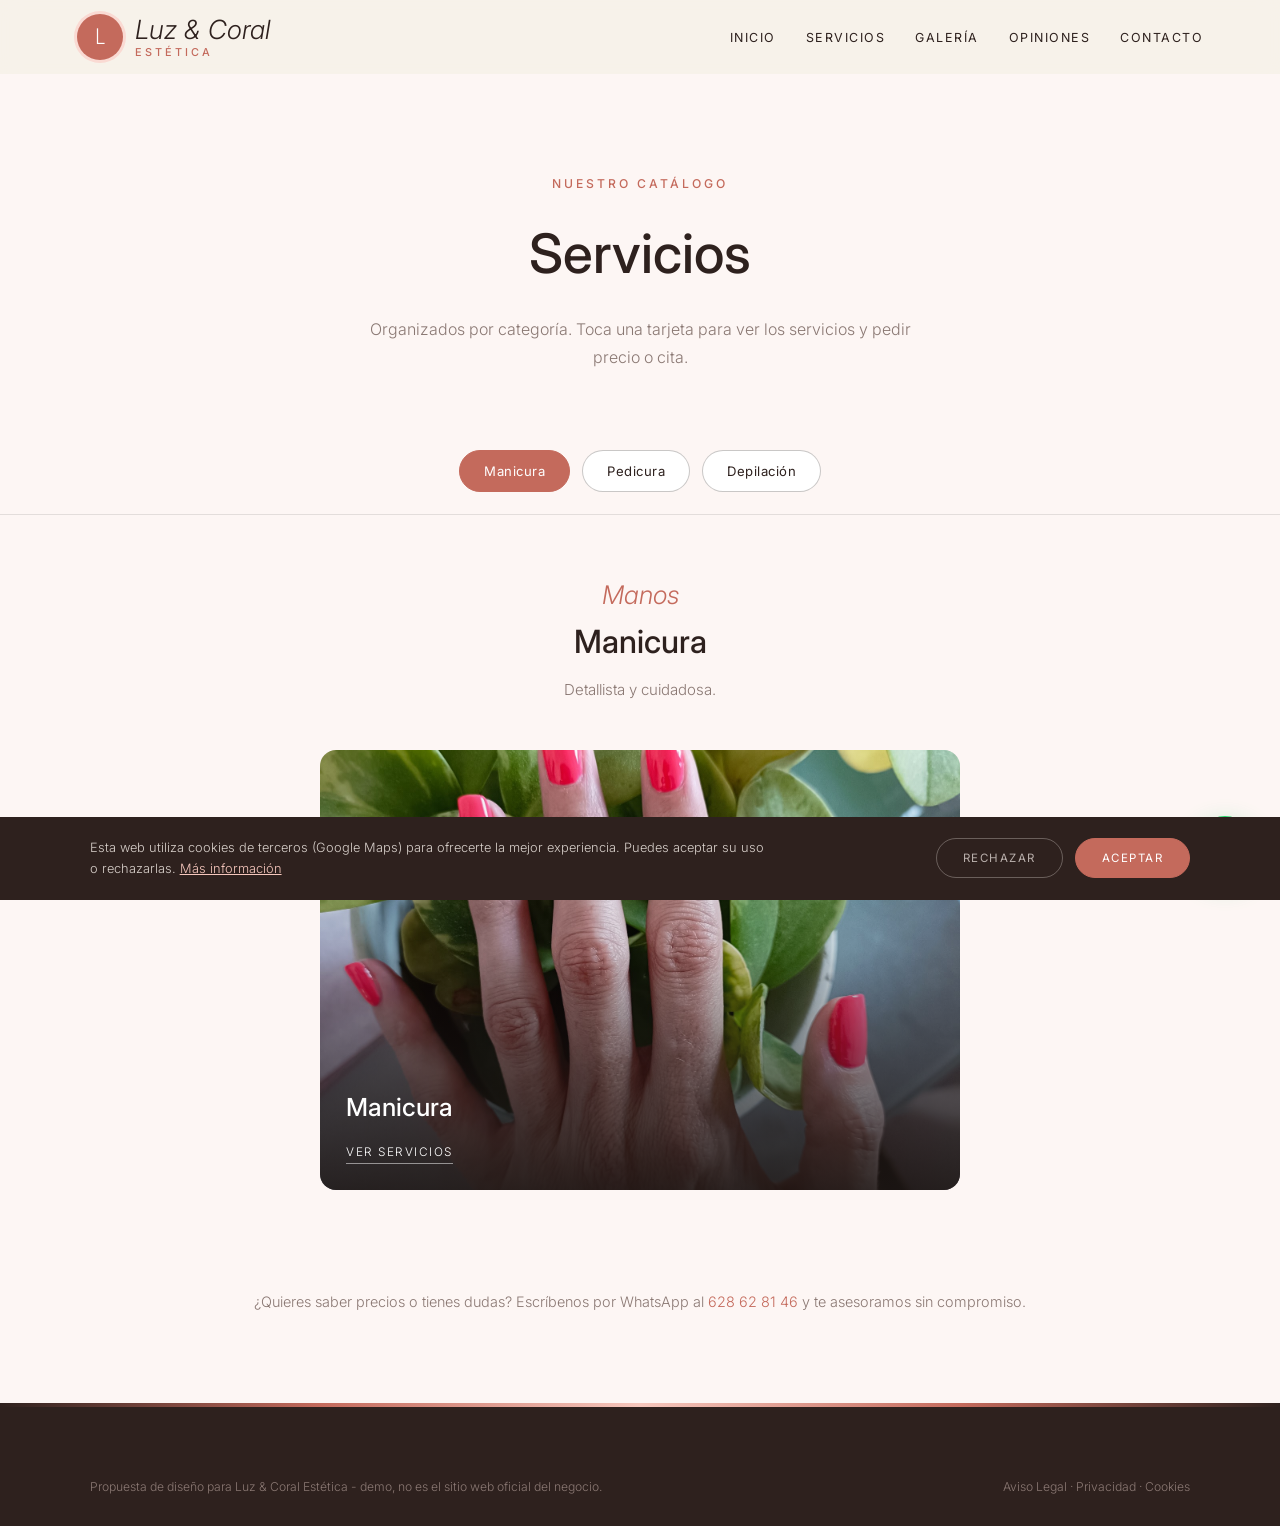
<file: servicios.html>
<!DOCTYPE html>
<html lang="es">
<head>
<meta charset="UTF-8">
<meta name="viewport" content="width=device-width, initial-scale=1.0">
<title>Servicios — Luz & Coral Estética · Hortaleza</title>
<meta name="description" content="Servicios de Luz & Coral Estética en Hortaleza.">

<link rel="preconnect" href="https://fonts.googleapis.com"><link rel="preconnect" href="https://fonts.gstatic.com" crossorigin><link href="https://fonts.googleapis.com/css2?family=Jost:wght@400;500&family=Inter:wght@300;400;500;600&display=swap" rel="stylesheet">
<link rel="stylesheet" href="styles.css">
</head>
<body>

<header id="header" class="scrolled">
  <a href="index.html" class="logo" aria-label="Luz & Coral Estética, inicio"><span class="logo-mark">L</span><span class="logo-text"><span class="script">Luz &amp; Coral</span><small>estética</small></span></a>
  <nav id="nav" aria-label="Navegación principal"><ul><li><a href="index.html#inicio">Inicio</a></li><li><a href="servicios.html">Servicios</a></li><li><a href="index.html#galeria">Galería</a></li><li><a href="index.html#opiniones">Opiniones</a></li><li><a href="index.html#contacto">Contacto</a></li></ul></nav><button class="nav-toggle" id="navToggle" aria-label="Abrir menú">☰</button>
</header>

<div class="page-hero">
  <span class="eyebrow">Nuestro catálogo</span>
  <h1>Servicios</h1>
  <p>Organizados por categoría. Toca una tarjeta para ver los servicios y pedir precio o cita.</p>
</div>

<div class="tabs">
  <button class="tab-btn active" data-tab="unas">Manicura</button>
  <button class="tab-btn" data-tab="pies">Pedicura</button>
  <button class="tab-btn" data-tab="depilacion">Depilación</button>
  
</div>

<div class="tab-panel active" id="unas">
  <div class="tab-intro"><span class="script">Manos</span><h2>Manicura</h2><p>Detallista y cuidadosa.</p></div>
  <div class="cat-grid single">
    <div class="cat-card" onclick="openModal('unas')"><img src="maps_04.jpg" alt="Manicura" loading="lazy"><div class="cat-card-text"><h3>Manicura</h3><span>Ver servicios</span></div></div>
  </div>
</div>

<div class="tab-panel" id="pies">
  <div class="tab-intro"><span class="script">Pies</span><h2>Pedicura</h2><p>Pies cuidados.</p></div>
  <div class="cat-grid single">
    <div class="cat-card" onclick="openModal('pies')"><img src="maps_02.jpg" alt="Pedicura" loading="lazy"><div class="cat-card-text"><h3>Pedicura</h3><span>Ver servicios</span></div></div>
  </div>
</div>

<div class="tab-panel" id="depilacion">
  <div class="tab-intro"><span class="script">Cuerpo</span><h2>Depilación</h2><p>Con mucha experiencia.</p></div>
  <div class="cat-grid single">
    <div class="cat-card" onclick="openModal('depilacion')"><img src="maps_05.jpg" alt="Depilación" loading="lazy"><div class="cat-card-text"><h3>Depilación</h3><span>Ver servicios</span></div></div>
  </div>
</div>


<p class="services-note">¿Quieres saber precios o tienes dudas? Escríbenos por WhatsApp al <a href="https://wa.me/34628628146" target="_blank" rel="noopener" style="color:var(--red)">628 62 81 46</a> y te asesoramos sin compromiso.</p>

<div class="modal-overlay" id="modal-unas"><div class="modal">
  <button class="modal-close" onclick="closeModal('unas')" aria-label="Cerrar">×</button>
  <h3>Manicura</h3><p class="modal-sub">Manos</p>
  <div class="svc-row"><div><div class="svc-name">Manicura</div><span class="svc-desc"></span></div><div class="svc-price">Consultar</div></div>
  <a class="modal-cta alt" href="https://wa.me/34628628146?text=Hola%2C%20quiero%20informaci%C3%B3n%20sobre%20manicura" target="_blank" rel="noopener">Pedir cita por WhatsApp</a>
</div></div>

<div class="modal-overlay" id="modal-pies"><div class="modal">
  <button class="modal-close" onclick="closeModal('pies')" aria-label="Cerrar">×</button>
  <h3>Pedicura</h3><p class="modal-sub">Pies</p>
  <div class="svc-row"><div><div class="svc-name">Pedicura</div><span class="svc-desc"></span></div><div class="svc-price">Consultar</div></div>
  <a class="modal-cta alt" href="https://wa.me/34628628146?text=Hola%2C%20quiero%20informaci%C3%B3n%20sobre%20pedicura" target="_blank" rel="noopener">Pedir cita por WhatsApp</a>
</div></div>

<div class="modal-overlay" id="modal-depilacion"><div class="modal">
  <button class="modal-close" onclick="closeModal('depilacion')" aria-label="Cerrar">×</button>
  <h3>Depilación</h3><p class="modal-sub">Cuerpo</p>
  <div class="svc-row"><div><div class="svc-name">Depilación</div><span class="svc-desc"></span></div><div class="svc-price">Consultar</div></div>
  <a class="modal-cta alt" href="https://wa.me/34628628146?text=Hola%2C%20quiero%20informaci%C3%B3n%20sobre%20depilaci%C3%B3n" target="_blank" rel="noopener">Pedir cita por WhatsApp</a>
</div></div>


<footer>
  <div class="footer-bottom" style="margin-top:0">
    <span>Propuesta de diseño para Luz & Coral Estética - demo, no es el sitio web oficial del negocio.</span>
    <span><a href="aviso-legal.html">Aviso Legal</a> &middot; <a href="politica-privacidad.html">Privacidad</a> &middot; <a href="politica-cookies.html">Cookies</a></span>
  </div>
</footer>

<div id="cookie-banner" class="cookie-banner"><p>Esta web utiliza cookies de terceros (Google Maps) para ofrecerte la mejor experiencia. Puedes aceptar su uso o rechazarlas. <a href="politica-cookies.html">Más información</a></p><div class="cookie-actions"><button onclick="setCookieChoice('rejected')" class="ck-reject">Rechazar</button><button onclick="setCookieChoice('accepted')" class="ck-accept">Aceptar</button></div></div>
<div class="social-fabs"><a class="wa-fab" href="https://wa.me/34628628146?text=Hola%2C%20quiero%20pedir%20cita%20en%20Luz%20%26%20Coral%20Est%C3%A9tica" target="_blank" rel="noopener" aria-label="Escribir por WhatsApp"><svg width="28" height="28" viewBox="0 0 24 24" fill="white"><path d="M17.5 14.4c-.3-.1-1.8-.9-2-1s-.5-.1-.7.1-.8 1-.9 1.2-.3.2-.6.1a8.2 8.2 0 0 1-2.4-1.5 9 9 0 0 1-1.7-2.1c-.2-.3 0-.5.1-.6l.4-.5.3-.5v-.5l-.9-2.2c-.2-.6-.5-.5-.7-.5h-.6a1.1 1.1 0 0 0-.8.4 3.4 3.4 0 0 0-1 2.5 5.9 5.9 0 0 0 1.2 3.1 13.5 13.5 0 0 0 5.2 4.6c2.6 1 2.6.7 3.1.6a2.6 2.6 0 0 0 1.7-1.2 2.1 2.1 0 0 0 .2-1.2c-.1-.1-.3-.2-.6-.3ZM12 21.8a9.8 9.8 0 0 1-5-1.4l-.4-.2-3.7 1 1-3.6-.2-.4A9.8 9.8 0 1 1 12 21.8Zm8.4-18.3A11.8 11.8 0 0 0 1.8 17.7L.2 23.8l6.3-1.6a11.8 11.8 0 0 0 5.6 1.4A11.8 11.8 0 0 0 20.4 3.5Z"/></svg></a></div>
<script src="main.js"></script>
</body>
</html>
</file>
<file: styles.css>
:root{
  --cream:#fdf6f4; --paper:#ffffff; --tint:#fadad3; --ink:#2e211e; --dark:#2e211e; --muted:#8a7873;
  --red:#c46a5c; --red-dark:#a25246; --teal:#c46a5c; --gold:#f6c7bd; --line:rgba(0,0,0,.1);
  --brand-gradient:linear-gradient(90deg,#2e211e,#c46a5c,#f6c7bd,#c46a5c,#2e211e);
}
*{margin:0;padding:0;box-sizing:border-box;}
html{scroll-behavior:smooth;}
body{font-family:'Inter',sans-serif;background:var(--cream);color:var(--ink);overflow-x:hidden;font-weight:300;line-height:1.6;}
a{text-decoration:none;color:inherit;}
h1,h2,h3{font-family:'Inter',serif;font-weight:500;}
h1 em,h2 em{font-style:italic;color:var(--red);}
img{max-width:100%;display:block;}
.script{font-family:'Inter',serif;font-style:italic;}

/* HEADER */
header{position:fixed;top:0;left:0;right:0;z-index:100;display:flex;justify-content:space-between;align-items:center;padding:14px 6%;background:rgba(247,241,233,.92);backdrop-filter:blur(10px);-webkit-backdrop-filter:blur(10px);transition:box-shadow .3s,padding .3s;}
header.scrolled{box-shadow:0 2px 24px rgba(28,22,20,.1);padding:8px 6%;}
.logo{display:flex;align-items:center;gap:12px;color:var(--dark);}
.logo-badge{width:58px;height:58px;border-radius:50%;object-fit:cover;box-shadow:0 0 0 2px var(--gold),0 6px 16px rgba(28,22,20,.15);transition:width .3s,height .3s;}
header.scrolled .logo-badge{width:46px;height:46px;}
.logo-text{display:flex;flex-direction:column;line-height:1;}
.logo-text .script{font-size:1.65rem;color:var(--dark);}
.logo-text small{font-size:.68rem;letter-spacing:3px;text-transform:uppercase;color:var(--red);margin-top:4px;font-weight:500;}
.logo.light .logo-text .script{color:#fff;}
.logo.light .logo-text small{color:var(--gold);}
nav ul{list-style:none;display:flex;gap:30px;}
nav a{font-size:.78rem;letter-spacing:1.5px;text-transform:uppercase;font-weight:400;position:relative;padding:4px 0;}
nav a::after{content:"";position:absolute;left:0;bottom:-2px;height:1px;width:100%;background:var(--red);transform:scaleX(0);transform-origin:right;transition:transform .3s;}
nav a:hover::after{transform:scaleX(1);transform-origin:left;}
.nav-toggle{display:none;font-size:1.6rem;background:none;border:none;color:var(--dark);cursor:pointer;}

/* BOTONES */
.btn-outline{display:inline-block;border:1px solid var(--dark);color:var(--dark);padding:14px 30px;font-size:.78rem;letter-spacing:1.5px;text-transform:uppercase;border-radius:40px;transition:all .25s;}
.btn-outline:hover{background:var(--dark);color:var(--cream);}
.btn-outline.light{border-color:rgba(255,255,255,.5);color:#fff;}
.btn-outline.light:hover{background:#fff;color:var(--dark);}
.btn-solid{display:inline-block;background:var(--red);color:#fff;padding:14px 32px;font-size:.78rem;letter-spacing:1.5px;text-transform:uppercase;border-radius:40px;transition:transform .25s,box-shadow .25s,background .25s;box-shadow:0 10px 26px -10px rgba(181,64,44,.6);}
.btn-solid:hover{transform:translateY(-2px);background:var(--red-dark);}

/* HERO */
.hero{min-height:95vh;display:grid;grid-template-columns:1.05fr .95fr;align-items:stretch;padding:0;}
.hero-text{display:flex;flex-direction:column;justify-content:center;padding:150px 7% 70px;}
.eyebrow{display:inline-block;color:var(--teal);text-transform:uppercase;letter-spacing:3px;font-size:.76rem;font-weight:500;}
.hero-text .eyebrow{margin-bottom:20px;}
.hero-text h1{font-size:clamp(2.4rem,5vw,3.9rem);line-height:1.12;margin-bottom:22px;color:var(--dark);}
.hero-text p{font-size:1.02rem;color:var(--muted);max-width:470px;line-height:1.8;margin-bottom:34px;}
.hero-ctas{display:flex;gap:16px;flex-wrap:wrap;}
.hero-rating{display:inline-flex;align-items:center;gap:12px;margin-top:38px;padding:10px 20px;border:1px solid var(--line);border-radius:40px;background:var(--paper);font-size:.85rem;color:var(--muted);align-self:flex-start;}
.hero-rating strong{color:var(--dark);font-weight:600;}
.stars{color:var(--gold);letter-spacing:2px;}
.hero-img{position:relative;overflow:hidden;}
.hero-img img{width:100%;height:100%;object-fit:cover;position:absolute;inset:0;}
.hero-img::after{content:"";position:absolute;inset:0;background:linear-gradient(90deg,var(--cream) 0%,rgba(247,241,233,0) 18%);}

/* SECCIONES */
section{padding:100px 7%;}
.section-head{text-align:center;max-width:640px;margin:0 auto 54px;}
.section-head h2{font-size:clamp(1.9rem,4vw,2.7rem);margin-top:12px;color:var(--dark);line-height:1.2;}
.section-head p{margin-top:16px;color:var(--muted);line-height:1.8;}

.trust{background:var(--paper);border-top:4px solid transparent;border-image:var(--brand-gradient) 1;}
.trust-grid{display:grid;grid-template-columns:repeat(auto-fit,minmax(230px,1fr));gap:36px;max-width:1150px;margin:0 auto;}
.trust-card{text-align:center;padding:10px;}
.trust-ic{display:inline-grid;place-items:center;width:52px;height:52px;border-radius:50%;border:1px solid rgba(181,64,44,.4);color:var(--red);font-size:1.2rem;margin-bottom:16px;}
.trust-card h3{font-size:1.15rem;color:var(--dark);margin-bottom:10px;}
.trust-card p{font-size:.9rem;color:var(--muted);line-height:1.7;}

/* DOS MUNDOS */
.worlds{background:var(--cream);}
.worlds-grid{display:grid;grid-template-columns:1fr 1fr;gap:28px;max-width:1150px;margin:0 auto;}
.world-card{position:relative;border-radius:18px;overflow:hidden;min-height:480px;display:flex;align-items:flex-end;color:#fff;}
.world-card img{position:absolute;inset:0;width:100%;height:100%;object-fit:cover;transition:transform .6s;}
.world-card:hover img{transform:scale(1.05);}
.world-card::after{content:"";position:absolute;inset:0;background:linear-gradient(to top,rgba(28,22,20,.92) 0%,rgba(28,22,20,.35) 55%,rgba(28,22,20,.05) 100%);}
.world-text{position:relative;z-index:2;padding:34px;}
.world-text .script{font-size:2rem;color:var(--gold);}
.world-text h3{font-size:1.7rem;margin:4px 0 10px;}
.world-text p{font-size:.92rem;color:#eadfd6;line-height:1.7;max-width:440px;}
.world-link{display:inline-block;margin-top:18px;font-size:.74rem;letter-spacing:1.5px;text-transform:uppercase;border-bottom:1px solid rgba(255,255,255,.5);padding-bottom:4px;}

/* PILLS */
.cat-pills{display:flex;flex-wrap:wrap;gap:16px;justify-content:center;max-width:1000px;margin:0 auto;}
.cat-pill{border:1px solid rgba(43,33,29,.22);padding:14px 26px;border-radius:30px;font-size:.84rem;letter-spacing:.5px;transition:all .2s;background:var(--paper);}
.cat-pill:hover{background:var(--red);color:#fff;border-color:var(--red);}

/* GALERIA */
.gallery-wrap{background:var(--tint);}
.gallery{max-width:1200px;margin:0 auto;display:grid;grid-template-columns:repeat(4,1fr);grid-auto-rows:220px;gap:14px;}
.gallery figure{overflow:hidden;border-radius:12px;margin:0;}
.gallery img{width:100%;height:100%;object-fit:cover;transition:transform .5s;}
.gallery figure:hover img{transform:scale(1.05);}
.gallery .big{grid-column:span 2;grid-row:span 2;}

/* RESEÑAS */
.reviews-wrap{background:var(--dark);color:#fff;position:relative;}
.reviews-wrap .section-head h2{color:#fff;}
.reviews-wrap .section-head h2 em{color:var(--gold);}
.reviews-wrap .section-head p{color:#c9b9b2;}
.reviews-wrap .eyebrow{color:var(--gold);}
.review-grid{display:grid;grid-template-columns:repeat(auto-fit,minmax(300px,1fr));gap:24px;max-width:1150px;margin:0 auto;}
.review-card{background:rgba(255,255,255,.05);border:1px solid rgba(255,255,255,.1);padding:30px 26px;border-radius:14px;display:flex;flex-direction:column;}
.review-card .stars{margin-bottom:14px;}
.review-card p{font-family:'Inter',serif;font-size:.98rem;color:#eadfd6;line-height:1.7;font-style:italic;margin-bottom:16px;flex:1;}
.review-card cite{font-size:.78rem;color:#b3a099;font-style:normal;text-transform:uppercase;letter-spacing:1px;}

/* CTA */
.cta-section{text-align:center;background:var(--paper);}
.cta-section h2{font-size:clamp(2rem,4vw,2.9rem);color:var(--dark);margin:14px 0 14px;}
.cta-section p{color:var(--muted);margin-bottom:30px;}
.cta-row{display:flex;gap:16px;justify-content:center;flex-wrap:wrap;}

/* CONTACTO */
.contact-section{background:var(--cream);}
.contact-grid{display:grid;grid-template-columns:1fr 1.2fr;gap:46px;max-width:1150px;margin:0 auto;align-items:stretch;}
.contact-info{display:flex;flex-direction:column;gap:26px;background:var(--paper);border:1px solid var(--line);border-radius:16px;padding:36px;}
.contact-block h3{font-family:'Inter',sans-serif;font-size:.76rem;text-transform:uppercase;letter-spacing:2px;color:var(--red);font-weight:500;margin-bottom:8px;}
.contact-block p{font-size:.98rem;color:var(--ink);line-height:1.7;}
.contact-block a:hover{color:var(--red);}
.hours-list{list-style:none;}
.hours-list li{display:flex;justify-content:space-between;gap:20px;padding:8px 0;border-bottom:1px solid var(--line);font-size:.94rem;}
.hours-list li:last-child{border-bottom:none;}
.contact-map{border-radius:16px;overflow:hidden;min-height:380px;box-shadow:0 10px 30px rgba(28,22,20,.12);}
.contact-map iframe{display:block;min-height:380px;}

/* FOOTER */
footer{background:var(--dark);color:#d9c9c5;padding:70px 7% 30px;border-top:4px solid transparent;border-image:var(--brand-gradient) 1;}
.footer-grid{display:grid;grid-template-columns:1.3fr 1fr 1fr;gap:46px;max-width:1200px;margin:0 auto;padding-bottom:40px;border-bottom:1px solid rgba(255,255,255,.1);}
.footer-brand p{font-size:.88rem;color:#b3a09a;margin-top:16px;}
footer h4{font-size:.76rem;text-transform:uppercase;letter-spacing:2px;color:var(--gold);margin-bottom:18px;font-weight:500;}
footer ul{list-style:none;}
footer li{margin-bottom:9px;font-size:.88rem;color:#d9c9c5;}
footer a:hover{color:var(--gold);}
.footer-bottom{max-width:1200px;margin:26px auto 0;display:flex;justify-content:space-between;flex-wrap:wrap;gap:10px;font-size:.76rem;color:#8a7873;}
.footer-bottom a{color:#8a7873;}

/* FABS */
.social-fabs{position:fixed;bottom:26px;right:26px;z-index:200;display:flex;flex-direction:column;gap:14px;align-items:center;}
.social-fabs a{width:52px;height:52px;border-radius:50%;display:flex;align-items:center;justify-content:center;box-shadow:0 10px 24px rgba(0,0,0,.2);transition:transform .2s;}
.social-fabs a:hover{transform:scale(1.08);}
.wa-fab{width:58px !important;height:58px !important;background:#25D366;box-shadow:0 10px 26px rgba(37,211,102,.45) !important;}
.ig-fab{background:radial-gradient(circle at 30% 110%,#fdf497 0%,#fdf497 5%,#fd5949 45%,#d6249f 60%,#285AEB 90%);}
.fb-fab{background:#1877F2;}

/* COOKIES */
.cookie-banner{display:none;position:fixed;bottom:0;left:0;right:0;z-index:300;background:var(--dark);padding:20px 7%;flex-wrap:wrap;align-items:center;justify-content:space-between;gap:16px;}
.cookie-banner p{font-size:.8rem;color:rgba(245,237,232,.85);line-height:1.7;max-width:680px;}
.cookie-banner p a{color:var(--gold);text-decoration:underline;}
.cookie-actions{display:flex;gap:12px;flex-shrink:0;}
.cookie-actions button{font-family:'Inter',sans-serif;font-size:.72rem;letter-spacing:1.5px;text-transform:uppercase;padding:12px 26px;cursor:pointer;border-radius:30px;}
.ck-reject{background:transparent;color:rgba(245,237,232,.7);border:1px solid rgba(245,237,232,.3);}
.ck-accept{background:var(--red);color:#fff;border:1px solid var(--red);}

/* PÁGINAS INTERIORES */
.page-hero{padding:170px 7% 60px;text-align:center;background:var(--cream);}
.page-hero h1{font-size:clamp(2.3rem,5vw,3.4rem);margin-top:14px;color:var(--dark);}
.page-hero p{color:var(--muted);max-width:580px;margin:18px auto 0;line-height:1.8;}
.tabs{position:sticky;top:74px;z-index:50;background:var(--cream);padding:18px 7% 22px;display:flex;gap:12px;justify-content:center;flex-wrap:wrap;border-bottom:1px solid var(--line);}
.tab-btn{border:1px solid rgba(43,33,29,.25);background:var(--paper);padding:12px 24px;border-radius:30px;font-family:'Inter',sans-serif;font-size:.82rem;letter-spacing:.5px;color:var(--ink);cursor:pointer;transition:all .2s;}
.tab-btn.active,.tab-btn:hover{background:var(--red);color:#fff;border-color:var(--red);}
.tab-panel{display:none;padding:60px 7% 100px;max-width:1200px;margin:0 auto;}
.tab-panel.active{display:block;animation:fadeIn .5s;}
@keyframes fadeIn{from{opacity:0;transform:translateY(12px)}to{opacity:1;transform:none}}
.tab-intro{text-align:center;max-width:600px;margin:0 auto 46px;}
.tab-intro .script{font-size:1.6rem;color:var(--red);}
.tab-intro h2{font-size:2rem;color:var(--dark);}
.tab-intro p{color:var(--muted);margin-top:10px;line-height:1.75;font-size:.94rem;}

.cat-grid{display:grid;grid-template-columns:repeat(auto-fit,minmax(280px,1fr));gap:28px;}
.cat-grid.single{grid-template-columns:1fr;max-width:640px;margin:0 auto;}
.cat-grid.single .cat-card{height:440px;}
.cat-card{position:relative;border-radius:16px;overflow:hidden;height:360px;cursor:pointer;background:var(--tint);}
.cat-card img{width:100%;height:100%;object-fit:cover;transition:transform .5s;}
.cat-card:hover img{transform:scale(1.06);}
.cat-card::after{content:'';position:absolute;inset:0;background:linear-gradient(to top,rgba(28,22,20,.88) 0%,rgba(28,22,20,.15) 55%,transparent 100%);}
.cat-card-text{position:absolute;bottom:0;left:0;right:0;padding:26px;z-index:2;}
.cat-card-text h3{color:#fff;font-size:1.55rem;margin-bottom:10px;}
.cat-card-text span{color:#fff;font-size:.74rem;text-transform:uppercase;letter-spacing:1.5px;border-bottom:1px solid rgba(255,255,255,.5);padding-bottom:4px;}

.modal-overlay{display:none;position:fixed;inset:0;background:rgba(28,22,20,.78);z-index:300;align-items:center;justify-content:center;padding:20px;}
.modal-overlay.open{display:flex;}
.modal{background:var(--paper);max-width:560px;width:100%;max-height:85vh;overflow-y:auto;border-radius:16px;padding:40px;position:relative;}
.modal-close{position:absolute;top:16px;right:20px;background:none;border:none;font-size:1.7rem;color:var(--ink);cursor:pointer;}
.modal h3{font-size:1.8rem;color:var(--dark);margin-bottom:6px;}
.modal .modal-sub{color:var(--muted);font-size:.86rem;margin-bottom:22px;}
.svc-row{display:flex;justify-content:space-between;align-items:center;padding:16px 0;border-bottom:1px solid var(--line);gap:16px;}
.svc-row:last-of-type{border-bottom:none;}
.svc-name{font-size:.98rem;color:var(--ink);font-weight:400;}
.svc-desc{font-size:.8rem;color:var(--muted);display:block;margin-top:3px;line-height:1.5;}
.svc-price{font-size:.72rem;color:var(--red);text-transform:uppercase;letter-spacing:1px;white-space:nowrap;font-weight:500;}
.modal-cta{display:block;text-align:center;background:var(--red);color:#fff;padding:14px;border-radius:30px;margin-top:26px;font-size:.8rem;text-transform:uppercase;letter-spacing:1.5px;}
.modal-cta.alt{background:#25D366;margin-top:10px;}
.services-note{text-align:center;color:var(--muted);font-size:.9rem;padding:0 7% 90px;}

.portfolio-grid{display:grid;grid-template-columns:repeat(auto-fill,minmax(260px,1fr));gap:18px;}
.portfolio-grid figure{border-radius:14px;overflow:hidden;aspect-ratio:4/5;cursor:zoom-in;background:var(--tint);}
.portfolio-grid img{width:100%;height:100%;object-fit:cover;transition:transform .5s;}
.portfolio-grid figure:hover img{transform:scale(1.05);}
.lightbox{display:none;position:fixed;inset:0;z-index:400;background:rgba(15,12,10,.94);align-items:center;justify-content:center;padding:30px;cursor:zoom-out;}
.lightbox.open{display:flex;}
.lightbox img{max-width:100%;max-height:90vh;border-radius:10px;}

.legal{max-width:860px;margin:0 auto;padding:160px 7% 90px;}
.legal h1{font-size:2.4rem;color:var(--dark);margin-bottom:26px;}
.legal h2{font-size:1.35rem;color:var(--dark);margin:30px 0 10px;}
.legal p,.legal li{color:var(--muted);line-height:1.8;margin-bottom:10px;font-size:.96rem;}
.legal ul{padding-left:22px;}
.legal a{color:var(--red);text-decoration:underline;}

@media(max-width:900px){
  .hero{grid-template-columns:1fr;}
  .hero-img{height:340px;order:-1;margin-top:82px;}
  .hero-img::after{background:linear-gradient(0deg,var(--cream) 0%,rgba(247,241,233,0) 25%);}
  .hero-text{padding:30px 6% 60px;}
  .worlds-grid{grid-template-columns:1fr;}
  .world-card{min-height:420px;}
  .gallery{grid-template-columns:repeat(2,1fr);grid-auto-rows:170px;}
  .gallery .big{grid-column:span 2;grid-row:span 2;}
  .footer-grid{grid-template-columns:1fr;gap:30px;}
  .contact-grid{grid-template-columns:1fr;}
  .contact-map,.contact-map iframe{min-height:300px;}
  nav{position:fixed;top:0;right:0;height:100vh;width:78%;max-width:300px;background:var(--cream);padding:110px 40px;transform:translateX(100%);transition:transform .4s;box-shadow:-10px 0 40px rgba(0,0,0,.12);}
  nav.open{transform:translateX(0);}
  nav ul{flex-direction:column;gap:26px;}
  .nav-toggle{display:block;position:relative;z-index:110;}
  section{padding:70px 6%;}
  .tabs{top:66px;overflow-x:auto;justify-content:flex-start;flex-wrap:nowrap;}
  .tab-btn{flex-shrink:0;}
  .page-hero{padding:140px 6% 40px;}
  .modal{padding:34px 24px;}
}
@media(max-width:520px){
  .logo-text .script{font-size:1.35rem;}
  .logo-badge{width:48px;height:48px;}
  .social-fabs{right:16px;bottom:16px;}
  .social-fabs a{width:46px;height:46px;}
}

.logo-mark{width:46px;height:46px;border-radius:50%;background:var(--red);color:#fff;display:grid;place-items:center;font-family:'Jost',serif;font-size:1.4rem;box-shadow:0 0 0 3px var(--tint);}
.brands{display:flex;flex-wrap:wrap;gap:12px;justify-content:center;margin-top:26px;}
.brands span{border:1px solid var(--line);border-radius:30px;padding:8px 18px;font-size:.78rem;letter-spacing:1.5px;text-transform:uppercase;color:var(--muted);background:var(--paper);}
</file>
